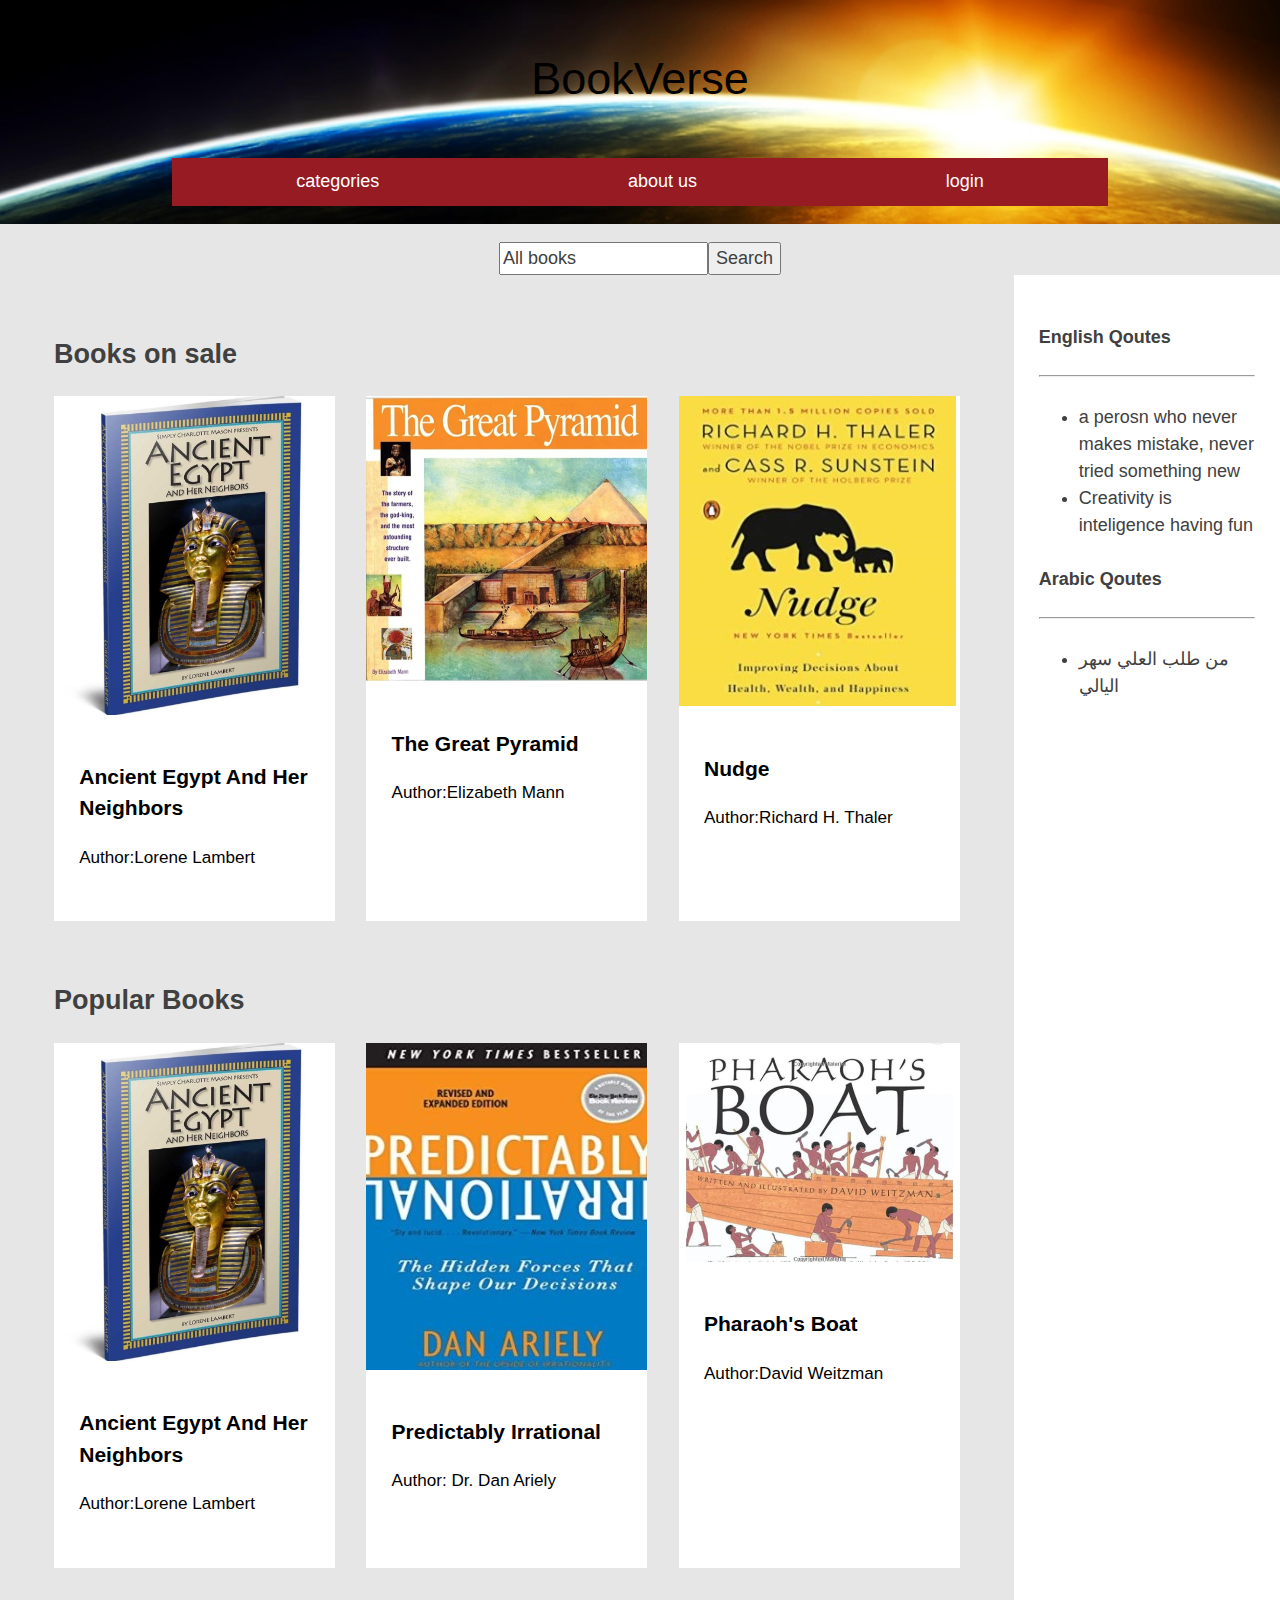
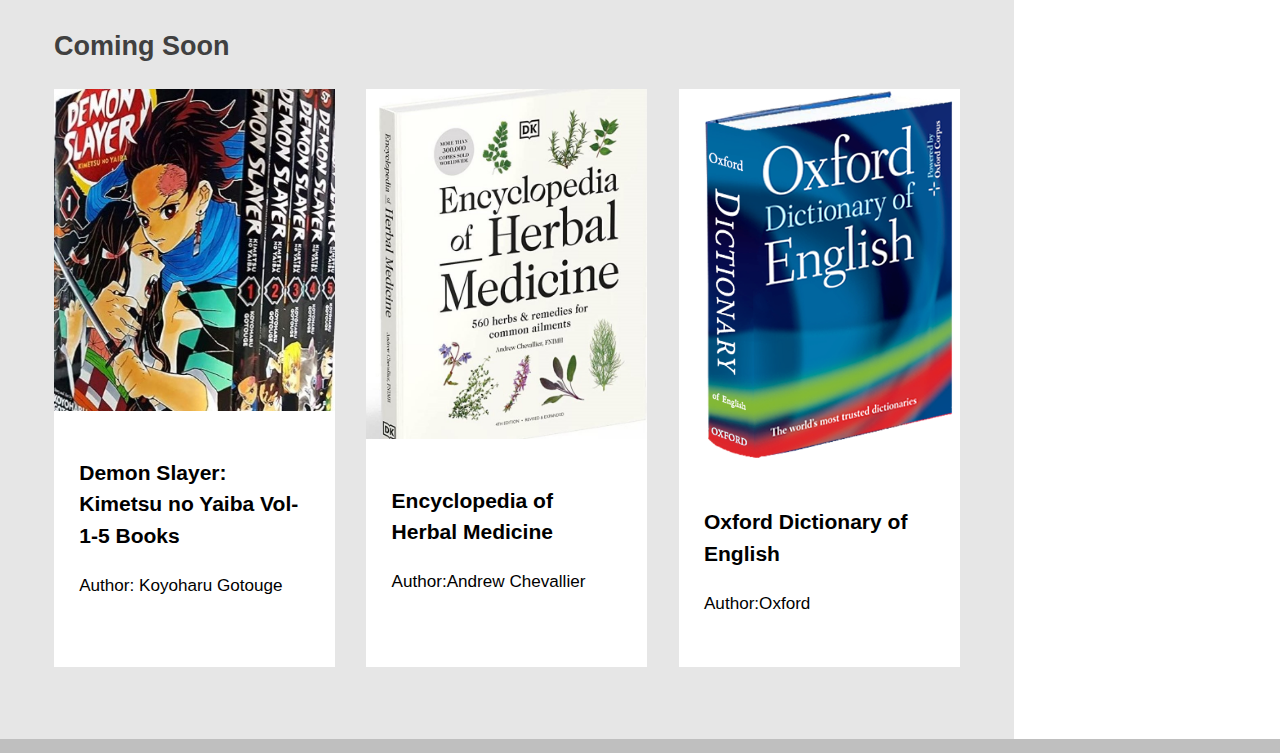
<file: index.html>
<!DOCTYPE html>

<html lang="en-US">
<head>
    <meta charset="utf-8">
    <meta name="viewport" content="width=device-width, initial-scale=1">
    <title>bookverse</title>

    <link rel="stylesheet" href="style-all-together.css" type="text/css" media="all">
    <link rel="stylesheet" href="http://maxcdn.bootstrapcdn.com/font-awesome/4.3.0/css/font-awesome.min.css">
   
   
</head>


<body>

    <header class="mastHead clear">
        <div class="centered">
            <div class="site-branding">

                <h1 class="site-title"> BookVerse</h1>
            </div>
            <div class="menu-section">
                <nav id="single-nav" class="single-nav menu" role="navigation">
                    <ul>
                        <li> <a href=category\category_main.html> categories</a> </li>
                        <li> <a href= about\about.html> about us</a> </li>
                        <li> <a href=login\login.html> login</a> </li>
                    </ul>


                </nav>

            </div>
        </div>

    </header>
    
    <div class="content">
        <div class="centered">
            <!--<h3><b>Search</b></h3>-->


            <form id="nav-search-bar" role="search" style="display:flex ; margin:0 auto; " method="get">


                <div class="nav-search-field ">
                    <label for="searchtextbox" style="display: none;"> Search Bookverse.eg</label>

                    <input type="text" id="searchtextbox" value="All books" class="nav-input" dir="auto">
                </div>
                <div class="nav-right">
                    <input id="search-button" type="submit" value="Search" class="nav-input nav-submit">

                </div>

            </form>
        </div>
    </div>

        <div class="content">
            <main class="main-area">
                <div class="centered">


                    <h2> Books on sale</h2>
                    <section class="cards">
                        <article class="card">
                            <a href="#">
                                <picture class="thumbnail">
                                    <img src="images/home_page/photo_5938074406398049303_y.jpg">
                                </picture>
                                <div class="card-content">
                                    <h3>Ancient Egypt And Her Neighbors</h3>

                                    <p> Author:Lorene Lambert</p>
                                </div>
                            </a>
                        </article>

                        <article class="card">
                            <a href="#">
                                <picture class="thumbnail">
                                    <img src="images/home_page/photo_5938074406398049305_y.jpg">
                                </picture>

                                <div class="card-content">
                                    <h3>The Great Pyramid </h3>

                                    <p> Author:Elizabeth Mann</p>
                                </div>
                            </a>
                        </article>
                        <article class="card">
                            <a href="#">
                                <picture class="thumbnail">
                                    <img src="images/home_page/014311526X.01._SCLZZZZZZZ_SX500_.jpg">
                                </picture>

                                <div class="card-content">
                                    <h3>Nudge</h3>

                                    <p> Author:Richard H. Thaler</p>
                                </div>
                            </a>
                        </article>
                    </section><!-- .cards -->
                    <h2> Popular Books</h2>
                    <section class="cards">
                        <article class="card">
                            <a href="#">
                                <picture class="thumbnail">
                                    <img src="images\home_page/photo_5938074406398049303_y.jpg">
                                </picture>
                                <div class="card-content">
                                    <h3>Ancient Egypt And Her Neighbors</h3>

                                    <p> Author:Lorene Lambert</p>
                                </div>
                            </a>
                        </article>

                        <article class="card">
                            <a href="#">
                                <picture class="thumbnail">
                                    <img src="images/home_page/0061353248.01._SCLZZZZZZZ_SX500_.jpg">
                                </picture>

                                <div class="card-content">
                                    <h3>Predictably Irrational</h3>

                                    <p> Author: Dr. Dan Ariely</p>
                                </div>
                            </a>
                        </article>
                        <article class="card">
                            <a href="#">
                                <picture class="thumbnail">
                                    <img src="images/home_page/photo_5938074406398049306_y.jpg">
                                </picture>

                                <div class="card-content">
                                    <h3>Pharaoh's Boat  </h3>

                                    <p> Author:David Weitzman</p>
                                </div>
                            </a>
                        </article>

                    </section>


                    <h2> Coming Soon</h2>
                    <section class="cards">
                        <article class="card">
                            <a href="#">
                                <picture class="thumbnail">
                                    <img src="images/home_page/81HdBniYF0L._AC_UF1000,1000_QL80_.jpg">
                                </picture>
                                <div class="card-content">
                                    <h3>Demon Slayer: Kimetsu no Yaiba Vol-1-5 Books</h3>

                                    <p> Author: Koyoharu Gotouge</p>
                                </div>
                            </a>
                        </article>

                        <article class="card">
                            <a href="#">
                                <picture class="thumbnail">
                                    <img src="images/home_page/61DY7jw-bKL._AC_UF1000,1000_QL80_.jpg">
                                </picture>

                                <div class="card-content">
                                    <h3>Encyclopedia of Herbal Medicine </h3>

                                    <p> Author:Andrew Chevallier</p>
                                </div>
                            </a>
                        </article>
                        <article class="card">
                            <a href="#">
                                <picture class="thumbnail">
                                    <img src="images/home_page/Oxford-Dictinary.png">
                                </picture>

                                <div class="card-content">
                                    <h3>Oxford Dictionary of English</h3>
                                    <p> Author:Oxford</p>
                                </div>
                            </a>
                        </article>

                    </section>


                </div><!-- .centered -->
            </main>
            <div class="sidebar">
                <div class="squish-container">

                    <div style="margin-top:40px" id="qoutes">

                        <section>
                            <h4>English Qoutes</h4>
                            <hr>
                            <p>
                                <ul>
                                    <li><qoutes>a perosn who never makes mistake, never tried something new</qoutes></li>
                                    <li><qoutes>Creativity is inteligence having fun</qoutes></li>
                                </ul>
                            </p>
                        </section>
                        <section>
                            <h4>Arabic Qoutes</h4><hr>
                            <p>
                                <ul>
                                    <li>من طلب العلي سهر اليالي</li>
                                </ul>
                            </p>
                        </section>
                    </div>
                </div>
            </div><!-- .sidebar -->
        </div><!-- .content -->

        <footer class="footer-area">
            <div class="centered">

            </div><!-- .centered -->
        </footer>
</body>
</html>
</file>
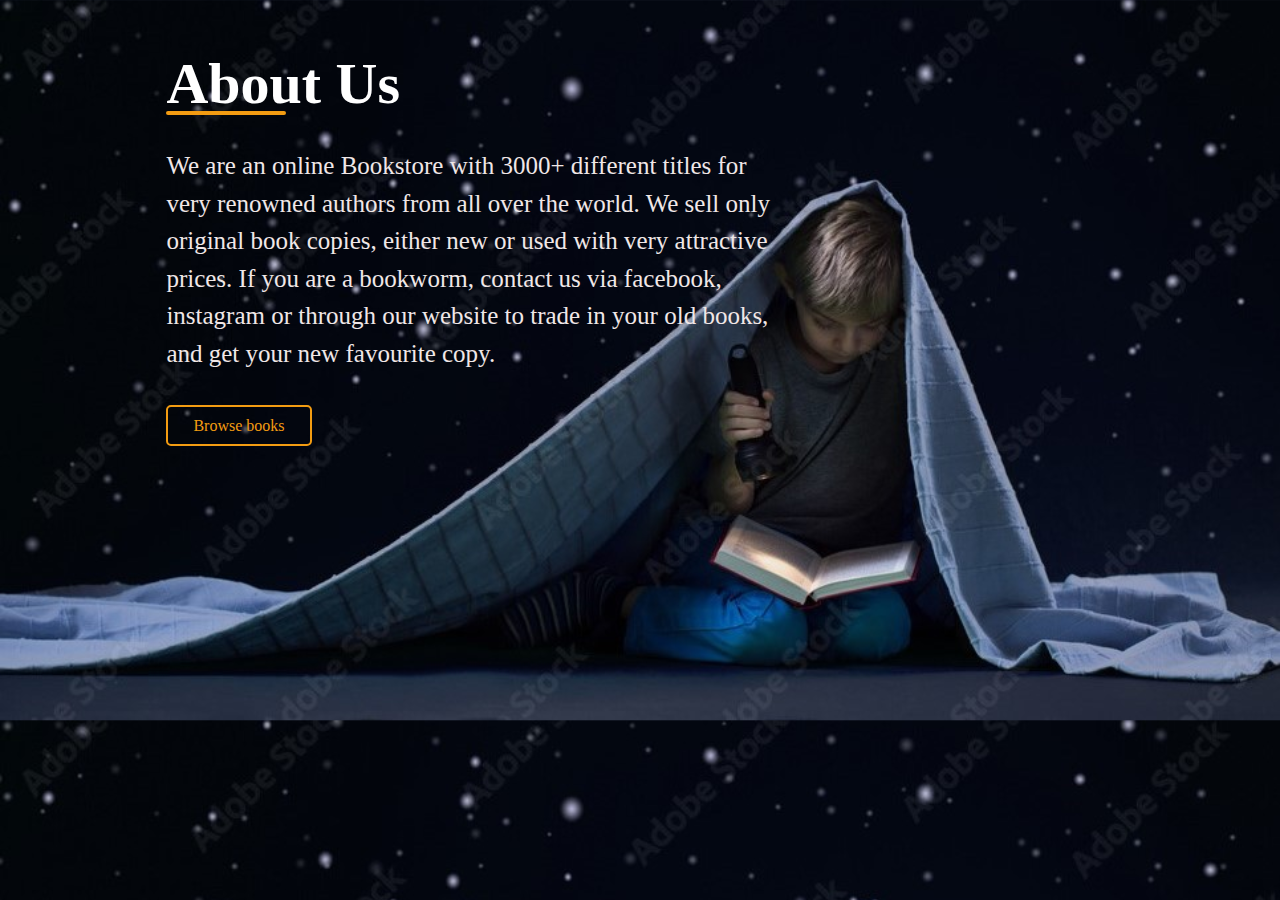
<file: about/about.html>
<!DOCTYPE html>
<html lang="en">
<head>
    <meta charset="UTF-8">
    <meta http-equiv="X-UA-Compatible" content="IE=edge">
    <meta name="viewport" content="width=device-width, initial-scale=1.0">
    <title>Full Website</title>
    <link rel="stylesheet" href="about.css">
    <link rel="stylesheet" href="https://unicons.iconscout.com/release/v4.0.0/css/line.css">
</head>
<body>
    <section class="about_section" id="About">
        <div class="about_details">
            <h1>About Us</h1>
            <p>We are an online Bookstore with 3000+ different titles for very renowned authors from all over the world.
We sell only original book copies, either new or used with very attractive prices.
If you are a bookworm, contact us via facebook, instagram or through our website to trade in your old books, and get your new favourite copy.</p>
            <div class="btns">
                <a href="../index.html" class="btn btn1">Browse books</a>
            </div>
        </div>
    </section>
</body>
</html>
</file>
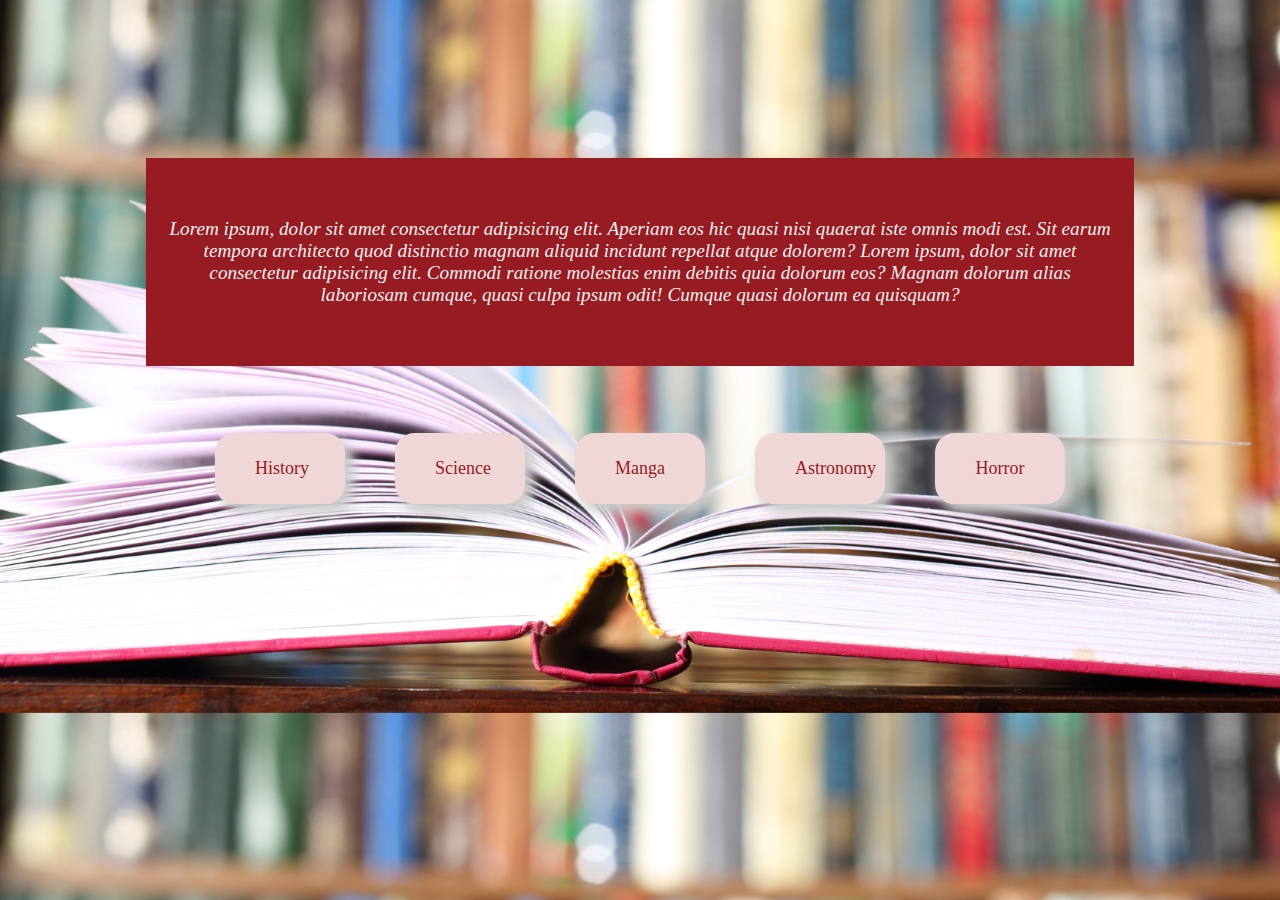
<file: category/category_main.html>
<!DOCTYPE html>
<html lang="en">
<head>
    <meta charset="UTF-8">
    <meta http-equiv="X-UA-Compatible" content="IE=edge">
    <meta name="viewport" content="width=device-width, initial-scale=1.0">
    <title>BookVerse</title>
    <link rel="stylesheet" href="category_main.css">
    
</head>
<body>


    <div class="container">
        <a  class="item button" href="History\history.html">History</a>
        <a  class="item button" href="science\science.html" >Science</a> 
        <a  class="item button" href="#" >Manga</a> 
        <a  class="item button" href="#" >Astronomy</a> 
        <a  class="item button" href="#" >Horror</a> 
    </div>

    <div class="container2">
        <p id="quote">
            <i>
            Lorem ipsum, dolor sit amet consectetur adipisicing elit.
            Aperiam eos hic quasi nisi quaerat iste omnis modi est.
            Sit earum tempora architecto quod distinctio magnam aliquid incidunt repellat atque dolorem?
        
            Lorem ipsum, dolor sit amet consectetur adipisicing elit.
            Commodi ratione molestias enim debitis quia dolorum eos?
            Magnam dolorum alias laboriosam cumque, quasi culpa ipsum odit! Cumque quasi dolorum ea quisquam?
            </i>
        </p>
            <div id="bo.img">
            <!--<img  src="..\images\category_main\bookPages.jpg" width="300px" >!-->
        </div>
    </div>

</body>
</html>
</file>
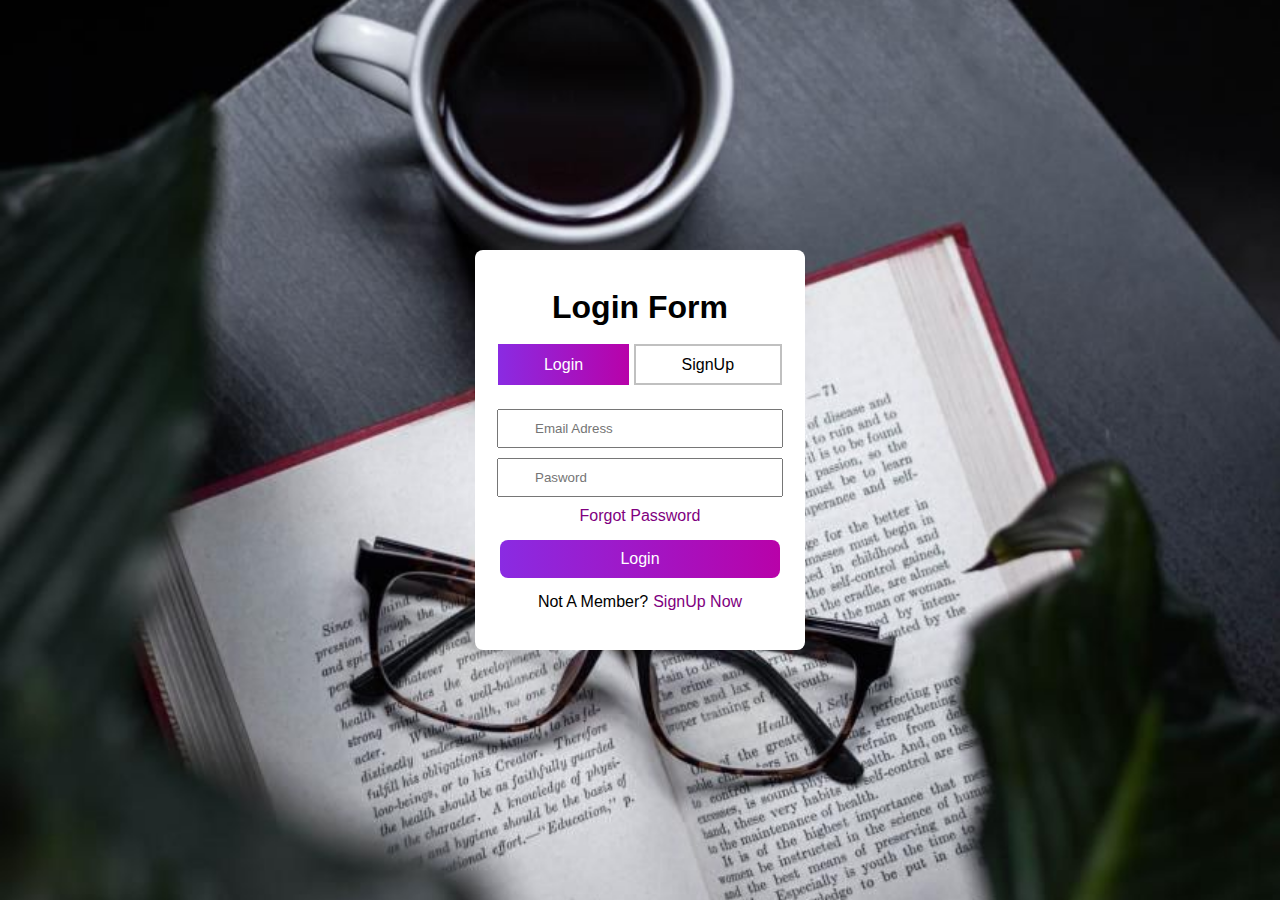
<file: login/login.html>
<!DOCTYPE html>
<html lang="en">
<head>
    <meta charset="UTF-8">
    <meta http-equiv="X-UA-Compatible" content="IE=edge">
    <meta name="viewport" content="width=device-width, initial-scale=1.0">
    <link rel="stylesheet" href="login.css">
    <title>Login Page</title>
</head>
<body>
    <section class="login">
        <div class="container">
            <h1>Login Form</h1>
            <div class="lgn">
                <a href="#" id="login" class="hover_btn">Login</a>
                <a href="#" id="signup">SignUp</a>
            </div>
            <input type="text" id="email" placeholder="Email Adress">
            <input type="email" id="pass" placeholder="Pasword">
            <div class="forget">
                <a href="#" id="fgpass">Forgot Password</a>
            </div>
            <a href="..\index.html" id="loginBtn" class="hover_btn">Login</a>
            <div class="sgnUp">
                <p id="member">Not A Member?</p>
                <a href="#" id="sgn_now">SignUp Now</a>
            </div>
        </div>
    </section>
</body>
</html>
</file>
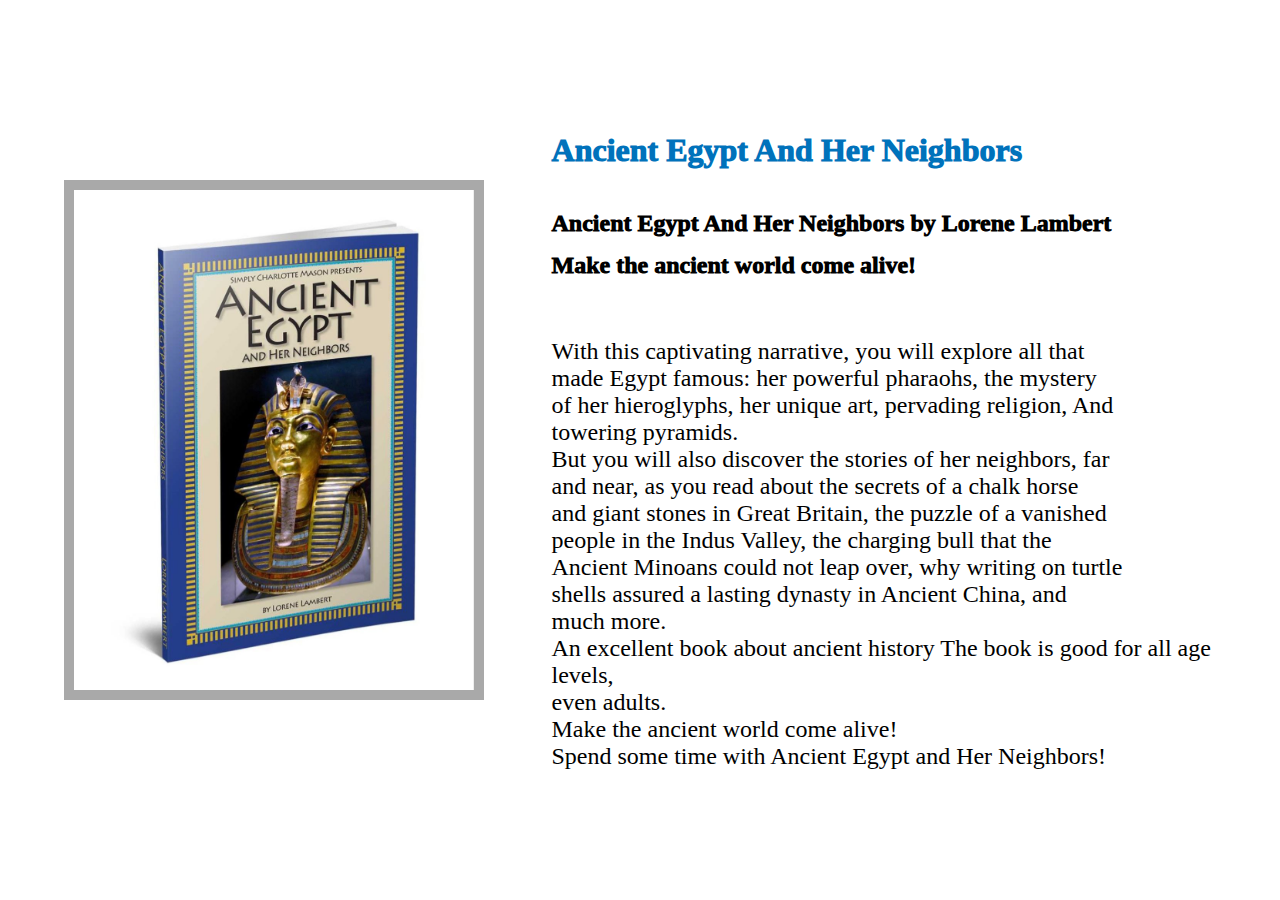
<file: category/History/description/ancient.html>
<html>
    <head>
      <meta charset="UTF-8"/>
      <title>
        About The Book
      </title>
      <link rel ="stylesheet" href="master2.css"
    </head>

    <body>

      <div class="book"></div>
      
       <div class="title">
        <p>
            Ancient Egypt And Her Neighbors <br>
        </p>
       </div>
       <div class="subtitle">
        <p> Ancient Egypt And Her Neighbors by Lorene Lambert <br></p>

       </div>
       <div class="description1">
        <p>
          Make the ancient world come alive!
        </p>
       </div>
       <div class="description2">
        <p>
          With this captivating narrative, you will explore all that <br>
          made Egypt famous: her powerful pharaohs, the mystery<br>
          of her hieroglyphs, her unique art, pervading religion, And<br>
          towering pyramids.
          <br> 
          But you will also discover the stories of her neighbors, far <br>
          and near, as you read about the secrets of a chalk horse<br>
          and giant stones in Great Britain, the puzzle of a vanished<br>
          people in the Indus Valley, the charging bull that the<br>
          Ancient Minoans could not leap over, why writing on turtle<br>
          shells assured a lasting dynasty in Ancient China, and <br>
          much more.<br>
          An excellent book about ancient history The book is good for all age levels,<br>
           even adults.<br>
           Make the ancient world come alive! <br>
           Spend some time with Ancient Egypt and Her Neighbors!<br>
        </p>
       </div> 
       
    </body>
</html>
</file>
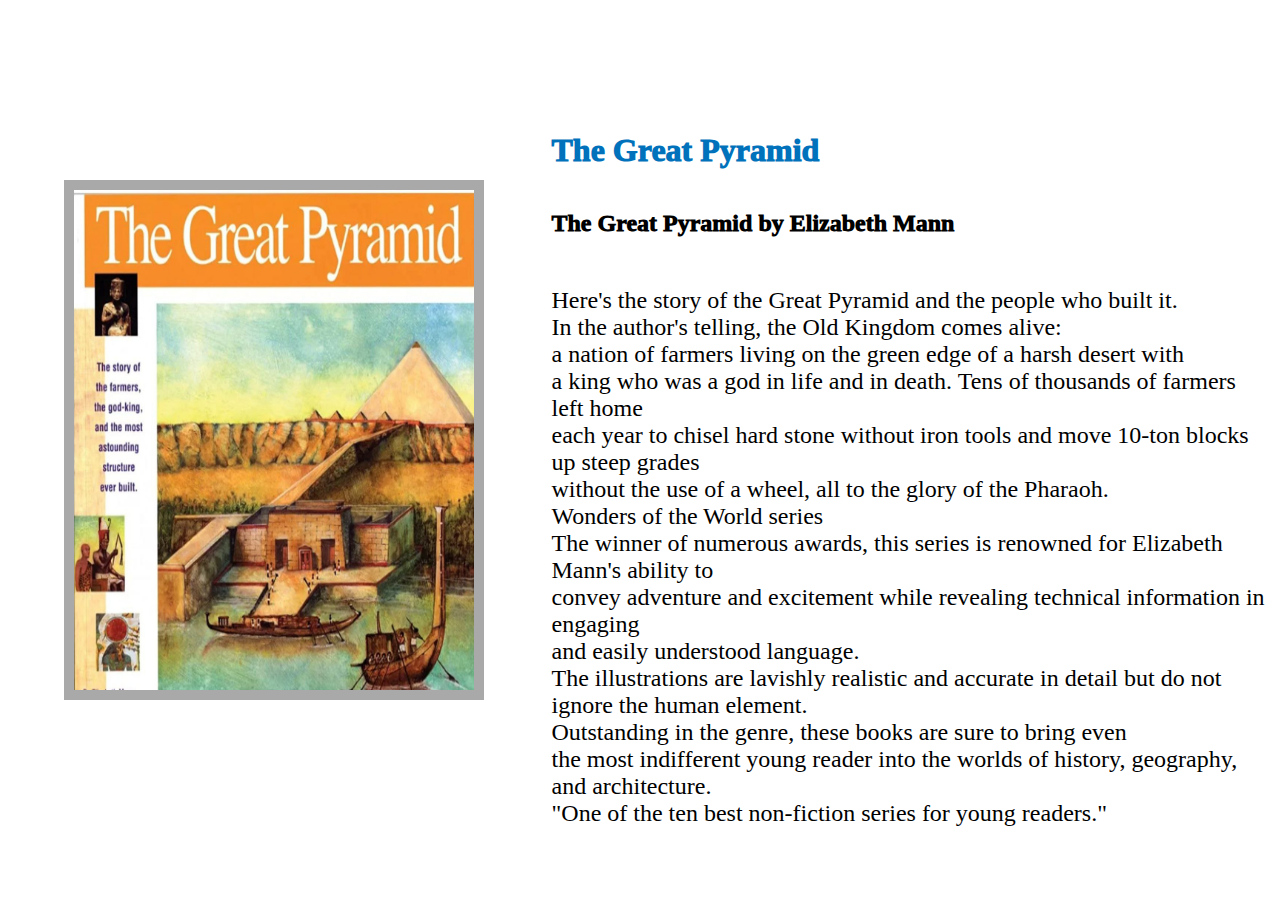
<file: category/History/description/great.html>
<html>
    <head>
<meta charset="UTF-8"/>
<title> About The Book</title>
<link rel="stylesheet" href="master2.css">
    </head>
  
    <body>

        <div class="book2"></div>
       

        <div class="title">
            <p>
                The Great Pyramid  <br>
            </p>
           </div>


   <div class="subtitle">
    <p> The Great Pyramid by Elizabeth Mann <br></p>

   </div>
   <div class="description2">
    <P>
        Here's the story of the Great Pyramid and the people who built it.<BR>
             In the author's telling, the Old Kingdom comes alive:<BR> a nation of farmers living on the green edge 
                of a harsh desert with <BR>a king who was a god in life and in death.
                    Tens of thousands of farmers left home <BR>
                    each year to chisel hard stone without
            iron tools and move 10-ton blocks up steep grades<BR> 
        without the use of a wheel, all to the glory of the Pharaoh.<BR>
            Wonders of the World series<BR>

                The winner of numerous awards, this series is renowned for Elizabeth Mann's ability to<BR>
                     convey adventure and excitement while revealing technical information in engaging <BR>
                        and easily understood language.<BR>
                         The illustrations are lavishly realistic and accurate in detail but do not ignore the human element.<BR> 
                            Outstanding in the genre, these books are sure to bring even<BR> 
                                the most indifferent young reader into the worlds of history, geography, and architecture.<BR>
                    
                             "One of the ten best non-fiction series for young readers."
    </P>
   </div>
  
    </body>
</html>
</file>
<file: about/about.css>
*{
    padding: 0;
    margin: 0;
    box-sizing: border-box;
}

.about_section{
    width: 100%;
    height: auto;
    /*background-color: #444;*/
    display: flex;
    align-items: center;
    justify-content: space-between;
    padding: 50px 13%;
    font-family: pop;
}
.about_img img{
    width: 430px;
    transform: translateY(50px);
}
.about_details h1{
    font-size: 58px;
    color: #fff;
    position: relative;
}
.about_details h1::after{
    content: " ";
    position: absolute;
    width: 120px;
    height: 4px;
    background-color: #f39c12;
    border-radius: 5px;
    left: 0;
    bottom: 2px;
}
.about_details p{
    font-size: 25px;
    color: #f0e7e7;
    max-width: 25em;
    margin: 30px 0 45px 0;
    line-height: 1.5em;
}
.btn{
    padding: 10px 25px;
    border: 2px solid #f39c12;
    border-radius: 5px;
    color: #f39c12;
    text-decoration: none;
    margin: 30px 0;
}
body{
    
    background: url(../images/about/1000_F_75012013_AgwehxPS8JgcZ15TAZZZHC45dZtje4bf.jpg);
    background-size:cover;
 
}
</file>
<file: category/category_main.css>
body
{
    background:url(../images/category_main/open-book.jpg);
    background-size: cover;

}

.button
{
    color: #961B23;

    border: 20px;
    border-style: solid;
    border-color: #F0D7D7;
    border-radius: 20px;
    box-shadow: 7px 7px 12px 2px #CCCCCC;

    width: 50px;
    
    text-align: center;
    font-size: large;
    font-family: Times, "Times New Roman", Georgia, serif;
    background-color: #F0D7D7;

    padding-top: 5px;
    padding-right: 20px;
    padding-bottom: 5px;
    padding-left: 20px;
}




.container /*category*/
{
    display: flex;
    justify-content: center;
    align-items: center;
    position: relative;
    top: 400px;
}

.item /*category items*/
{
    display: inline;
    margin: 25px;
}

.container2 /*text + photo*/
{
    display: flex;
    justify-content: center;
    align-items: center;
    position: relative;
    top: 10px;
    max-width: 80em;
    margin:0 auto ;
}


#quote
{   position: relative;
    word-wrap: break-all;
    height: auto;
    width: 75%;  
    color: #F3EFED;
    background-color: #961B23;
    text-align: center;
    padding-top: 60px ;
    padding-bottom: 60px ;
    padding-right: 20px;
    padding-left: 20px;
    font-size:120%;
    font-family: Times, "Times New Roman", Georgia, serif;
}

a{
    text-decoration: none;
}
.button:hover{
    border-color: hsl(0, 0%, 25%);
    background-color:hsl(0, 0%, 25%);
    color: #F0D7D7;
}
</file>
<file: login/login.css>
*{
    margin: 0;
    padding: 0;
    font-family: sans-serif;
}
.login{
    height: 100vh;
    background: url(../images/login/background.jpg);
    background-position: center center;
    background-repeat: no-repeat;
    background-size: cover;
    display: flex;
    justify-content: center;
    align-items: center;
}

.container{
    border-radius: 8px;
    background-color: white;
    display: flex;
    flex-direction: column;
    width: 330px;
    height: 400px;
    justify-content: center;
    align-items: center;
}

input{
    padding: 10px 36px;
    margin: 5px;
    width: 210px;
}

.lgn{
    margin-top: 30px;
    margin-bottom: 30px;
}
#login{
    padding: 12px 46px;
    text-decoration: none;
    background: linear-gradient(to right,blueviolet, rgb(184, 2, 169));
    color: white;
}

#pass{
    margin-bottom: 10px;
}
#signup{
    padding: 10px 46px;
    text-decoration: none;
    color: black;
    border: 2px solid silver;
}

#fgpass{
    text-decoration: none;
    color: purple;
}

#loginBtn{
    padding: 10px 120px;
    text-decoration: none;
    background: linear-gradient(to right,blueviolet, rgb(184, 2, 169));
    color: white;
    border-radius: 8px;
    margin-top: 15px;
    margin-bottom: 15px;
}

.sgnUp{
    display: flex;
}

#member{
    margin-right: 5px;
}

#sgn_now{
    text-decoration: none;
    color: purple;
}
</file>
<file: category/History/description/master2.css>
.title{
    
    position: relative;
    left: 43%;
    top:14%;
    font-weight: 1000;
    font-size:xx-large;
    color:#0072bb;
    
}
.subtitle{
font-size:x-large;
font-weight: 1000;
position: relative;
left:43%;
top:15%;

}
.description1{
    position: relative;
    left:43%;
    top:14%;
    font-weight: 1000;
    font-size:x-large;
}
.description2{
    position: relative;
    left: 43%;
    top:18%;
    font-size:x-large;
    max-width:30em;
}
.book{
    width: 400;height: 500;
    background-image: URL(Ancient.jpg);
    position: absolute;
    left:5%;top:20%;
    border: 10px solid #A9A9A9;
    background-size: 400px 520px;
}


.book2{
    width: 400;height: 500;
    background-image: URL(The\ Great\ Pyramid.jpg);
  position: absolute;
    left:5%;top:20%;
    border: 10px solid #A9A9A9;
    background-size: 400px 520px ;
}
</file>
<file: style-all-together.css>
/*
The primary stylesheet for the Flexbox Holy Grail layout demo web page. This sheet pulls in all the components in order of appearance.
*/

@import url('CSS/reset.css');
@import url('CSS/layout.css');
@import url('CSS/typography.css');
@import url('CSS/masthead.css');
@import url('CSS/holy-grail.css');
@import url('CSS/card-styles.css');
@import url('CSS/nav-base.css');

@import url('CSS/all-together.css');
</file>
